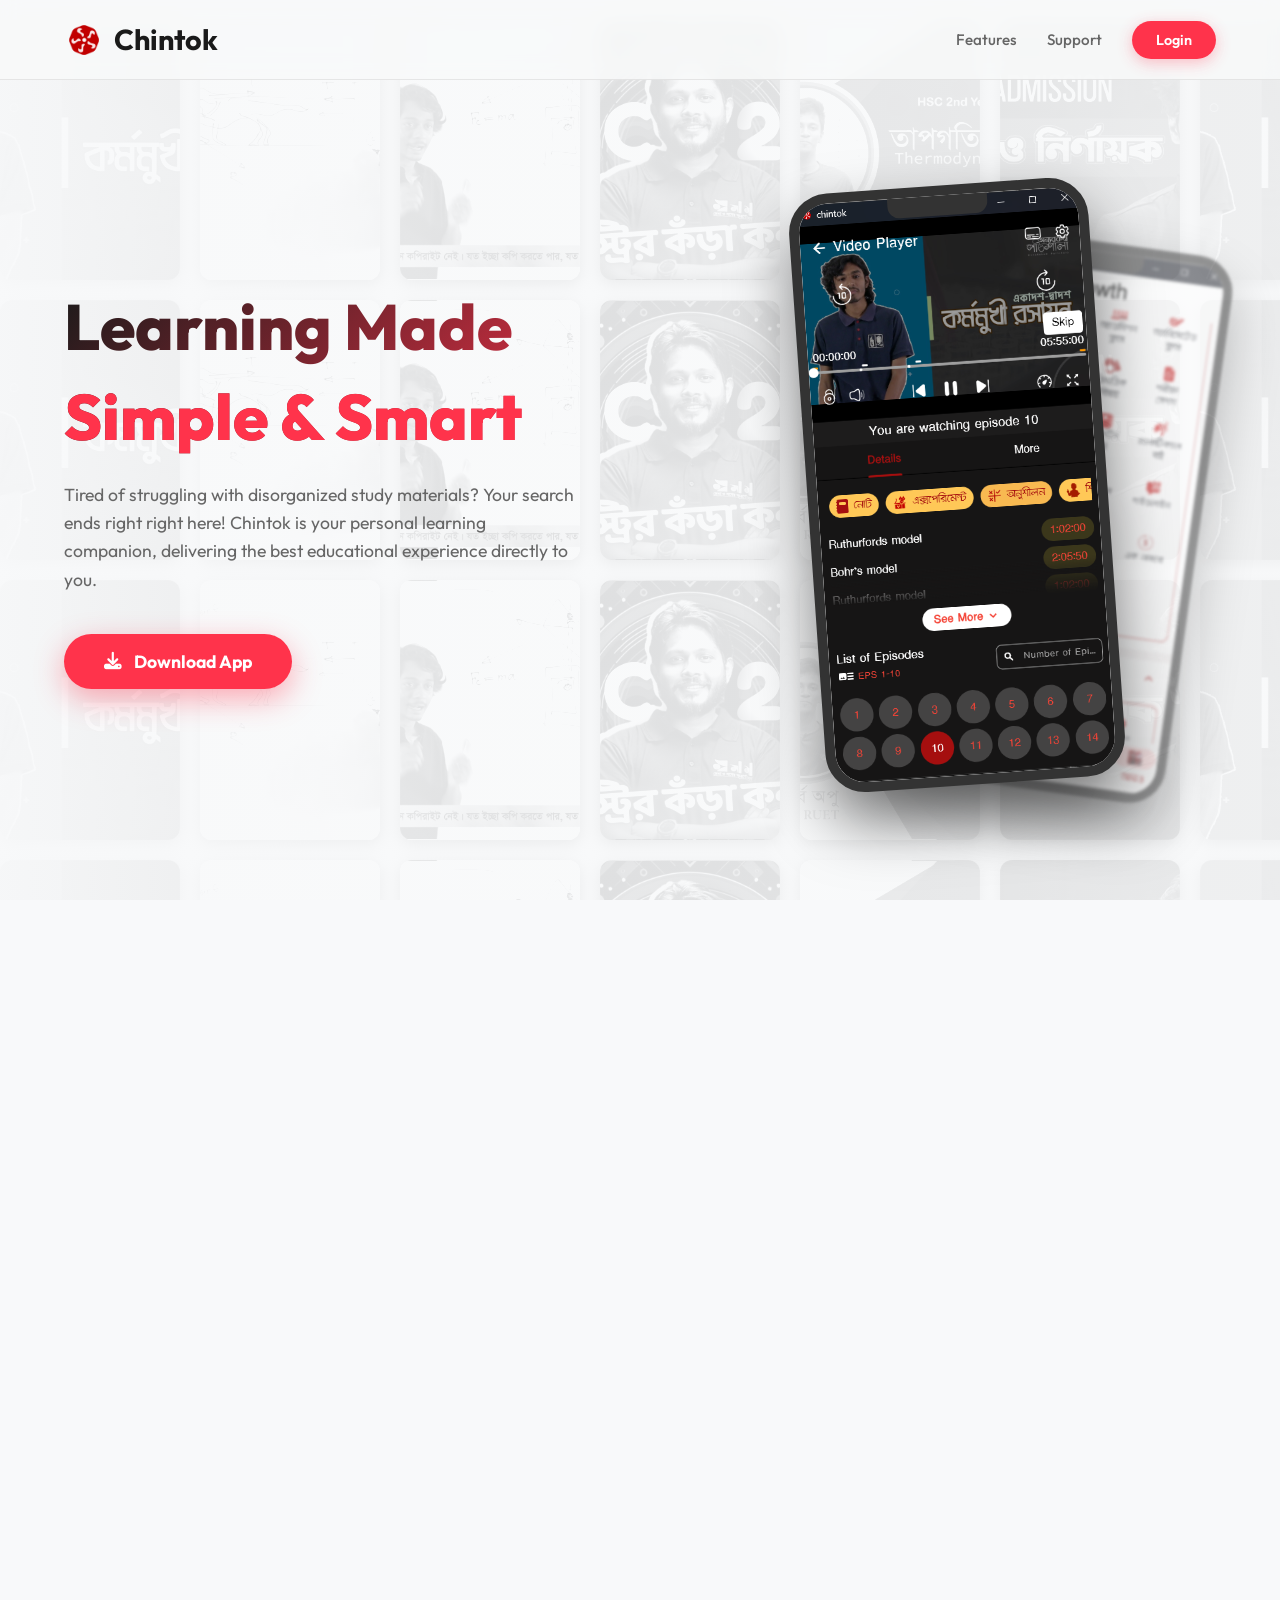
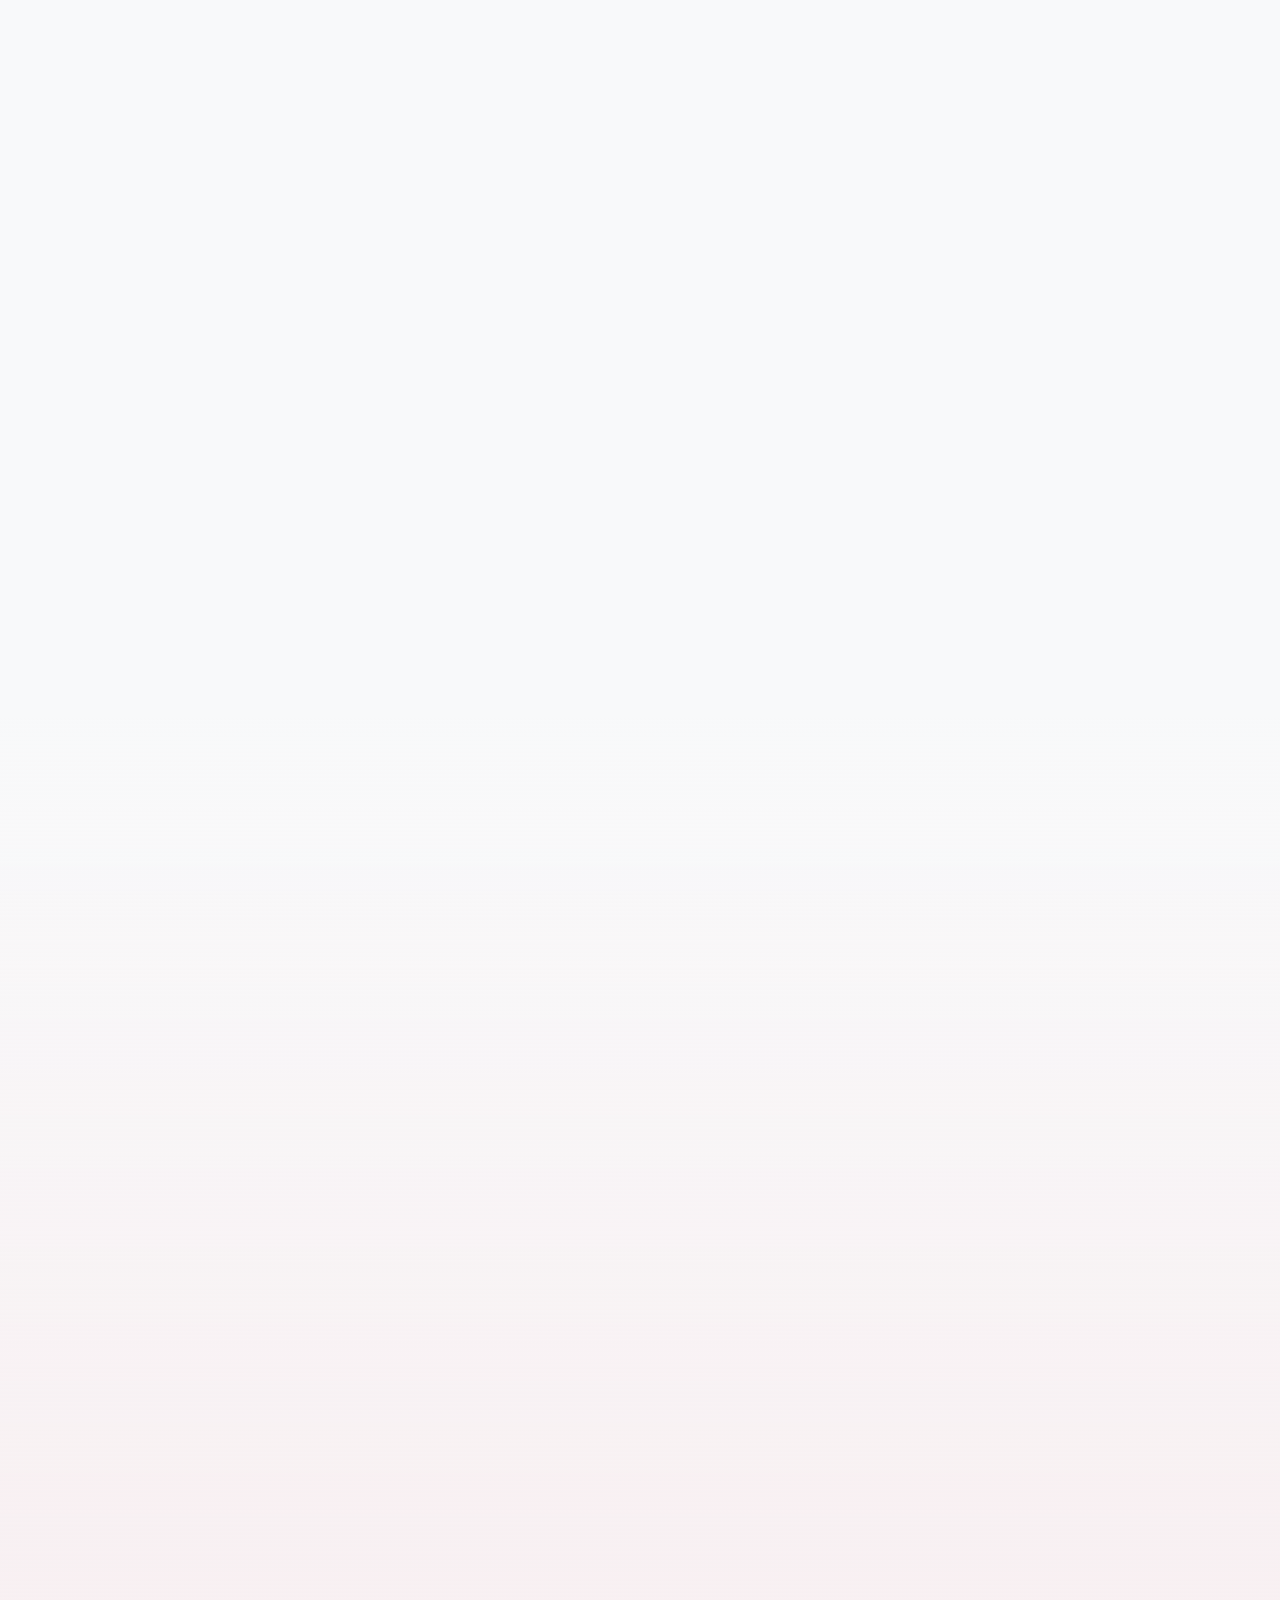
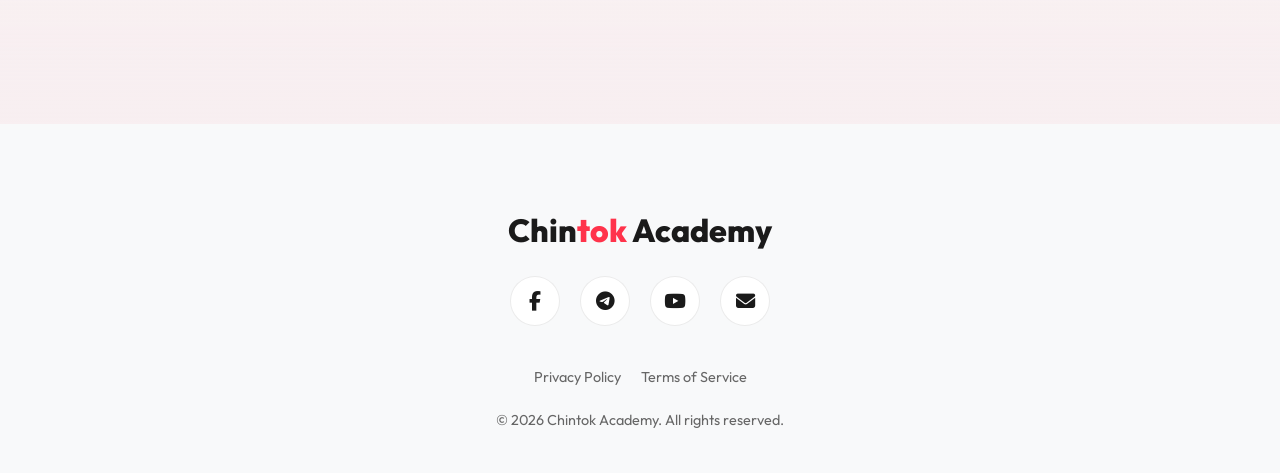
<file: index.html>
<!DOCTYPE html>
<html lang="en">
  <head>
    <meta charset="UTF-8" />
    <meta name="viewport" content="width=device-width, initial-scale=1.0" />
    <title>চিন্তক - সেরা শিক্ষার অ্যাপ</title>
    <meta
      name="description"
      content="Chintok is the ultimate learning companion. Download now for Android, Windows, Mac, Linux and Web."
    />
    
    <!-- Icons -->
    <link rel="icon" type="image/png" sizes="192x192" href="images/icons/Icon-192.png">
    <link rel="icon" type="image/png" sizes="512x512" href="images/icons/Icon-512.png">
    <link rel="apple-touch-icon" href="images/icons/Icon-192.png">
    
    <link rel="preconnect" href="https://fonts.googleapis.com" />
    <link rel="preconnect" href="https://fonts.gstatic.com" crossorigin />
    <link
      href="https://fonts.googleapis.com/css2?family=Outfit:wght@300;400;500;600;700&family=Tiro+Bangla&display=swap"
      rel="stylesheet"
    />
    <link
      href="https://cdnjs.cloudflare.com/ajax/libs/font-awesome/6.4.0/css/all.min.css"
      rel="stylesheet"
    />
    <!-- Core Styles -->
    <link rel="stylesheet" href="css/base.css" />
    <link rel="stylesheet" href="css/layout.css" />
    <link rel="stylesheet" href="css/components.css" />
    <link rel="stylesheet" href="css/home.css" />
    <link rel="stylesheet" href="css/responsive.css" />
  </head>
  <body class="dark-theme">
    <div class="bg-glow-container">
      <div class="glow-circle glow-circle-1"></div>
      <div class="glow-circle glow-circle-2"></div>
      <div class="glow-circle glow-circle-3"></div>
    </div>

    <header>
      <a href="#" class="logo">
        <img src="images/icons/Icon-192.png" alt="Chintok Logo">
        <span data-i18n="brand_name" class="brand-text">Chintok</span>
      </a>
      <nav>
        <ul class="nav-list">
          <li><a href="#features" data-i18n="nav_features">বৈশিষ্ট্য</a></li>
          <li><a href="#download" data-i18n="nav_support">সহায়তা</a></li>
          <li><a href="login.html" class="btn-nav" data-i18n="nav_login">লগইন</a></li>
        </ul>
      </nav>
    </header>

    <section class="hero">
      <div class="hero-mosaic" id="hero-mosaic">
        <!-- Will be populated by JS -->
      </div>
      <div class="hero-content reveal reveal-left">
        <h1 class="hero-title" data-i18n="hero_title">
          শিক্ষা এখন <br /><span>সহজ ও স্মার্ট</span>
        </h1>
        <p class="hero-desc" data-i18n="hero_desc">
            চিন্তক আপনার সেরা শেখার সঙ্গী। সহজ কোর্স, অগ্রগতি ট্র্যাকিং এবং ইন্টারঅ্যাক্টিভ লেসন যা আপনাকে যেকোনো বিষয়ে দক্ষ করে তুলবে।
        </p>
        <button
          class="btn-primary"
          onclick="document.getElementById('download').scrollIntoView({behavior: 'smooth'})"
          data-i18n="btn_download_hero"
        >
          <i class="fas fa-download"></i> অ্যাপ ডাউনলোড
        </button>
      </div>

      <div class="hero-visual">
        <div class="phone-mockup back">
          <div class="notch"></div>
          <div class="screen">
            <img src="images/hero_bg/Screenshot2.png" alt="App Screenshot Back">
          </div>
        </div>

        <div class="phone-mockup">
          <div class="notch"></div>
          <div class="screen">
            <img src="images/hero_bg/Screenshot1.png" alt="App Screenshot Front">
          </div>
        </div>
      </div>
    </section>

    <div class="stats-section reveal reveal-scale">
      <div class="stats-grid">
        <div class="stat-item">
          <span class="stat-number">100K+</span>
          <span class="stat-label">Students</span>
        </div>
        <div class="stat-item">
          <span class="stat-number">50+</span>
          <span class="stat-label">Courses</span>
        </div>
        <div class="stat-item">
          <span class="stat-number">4.9/5</span>
          <span class="stat-label">Rating</span>
        </div>
        <div class="stat-item">
          <span class="stat-number">24/7</span>
          <span class="stat-label">Support</span>
        </div>
      </div>
    </div>

    <section id="features" class="features">
      <div class="section-header reveal">
        <h2 class="section-title" data-i18n="why_chintok">কেন চিন্তক?</h2>
        <p class="section-subtitle" data-i18n="why_subtitle">
            সাফল্যের জন্য ডিজাইন করা বৈশিষ্ট্যগুলির সাথে শেখার এক নতুন অভিজ্ঞতা পান।
        </p>
      </div>

      <div class="features-grid">
        <div class="feature-card reveal reveal-scale reveal-delay-1">
          <div class="feature-icon">
            <i class="fas fa-video"></i>
          </div>
          <h3 data-i18n="feat_classes_title">Academic & Animated Classes</h3>
          <p data-i18n="feat_classes_desc">
            Learn from top educators through high-quality video lessons and engaging 3D animations.
          </p>
        </div>
        <div class="feature-card reveal reveal-scale reveal-delay-2">
          <div class="feature-icon">
            <i class="fas fa-book-open"></i>
          </div>
          <h3 data-i18n="feat_library_title">Digital Library</h3>
          <p data-i18n="feat_library_desc">
            Access all your textbooks, practice materials, and handwritten notes in one organized place.
          </p>
        </div>
        <div class="feature-card reveal reveal-scale reveal-delay-3">
          <div class="feature-icon">
            <i class="fas fa-flask"></i>
          </div>
          <h3 data-i18n="feat_pro_session_title">Live Experiments & Exams</h3>
          <p data-i18n="feat_pro_session_desc">
            Participate in live lab sessions and regular exam sessions to test your knowledge.
          </p>
        </div>
        <div class="feature-card reveal reveal-scale reveal-delay-1">
          <div class="feature-icon">
            <i class="fas fa-th-large"></i>
          </div>
          <h3 data-i18n="feat_dashboard_title">Personalized Dashboard</h3>
          <p data-i18n="feat_dashboard_desc">
            Track your courses, daily goals, and progress summary with a data-driven personal cockpit.
          </p>
        </div>
        <div class="feature-card reveal reveal-scale reveal-delay-2">
          <div class="feature-icon">
            <i class="fas fa-chart-line"></i>
          </div>
          <h3 data-i18n="feat_analytics_title">Smart Analytics</h3>
          <p data-i18n="feat_analytics_desc">
            Get deep insights into your practice consistency, difficulty levels, and areas needing revision.
          </p>
        </div>
        <div class="feature-card reveal reveal-scale reveal-delay-3">
          <div class="feature-icon">
            <i class="fas fa-lightbulb"></i>
          </div>
          <h3 data-i18n="feat_growth_title">Guidance & Growth</h3>
          <p data-i18n="feat_growth_desc">
            Receive expert tips, tricks, and guidelines to navigate your academic journey successfully.
          </p>
        </div>
      </div>
    </section>

    <section id="download" class="download">
      <div class="section-header reveal">
        <h2 class="section-title" data-i18n="get_app_title">অ্যাপটি ডাউনলোড করুন</h2>
        <p class="section-subtitle" data-i18n="get_app_subtitle">
            আপনার প্ল্যাটফর্মটি বেছে নিন এবং আজই আপনার শেখার যাত্রা শুরু করুন।
        </p>
      </div>

      <div class="download-grid">
        <!-- Android -->
        <div class="download-card reveal reveal-scale reveal-delay-1" id="card-android">
          <div class="rec-badge" data-i18n="rec_badge">প্রস্তাবিত</div>
          <i class="fab fa-android device-icon"></i>
          <h3 data-i18n="dev_android">অ্যান্ড্রয়েড</h3>
          <p data-i18n="dev_android_desc">অ্যান্ড্রয়েড ৮.০+ এর জন্য</p>
          <a href="coming-soon.html" class="btn-download" data-i18n="btn_download"
            ><i class="fas fa-download"></i> ডাউনলোড</a
          >
        </div>

        <!-- iOS -->
        <div class="download-card reveal reveal-scale reveal-delay-2" id="card-ios">
            <div class="rec-badge" data-i18n="rec_badge">প্রস্তাবিত</div>
            <i class="fab fa-app-store-ios device-icon"></i>
            <h3 data-i18n="dev_ios">আইওএস</h3>
            <p data-i18n="dev_ios_desc">আইফোন এবং আইপ্যাড</p>
            <a href="coming-soon.html" class="btn-download" data-i18n="btn_download"
              ><i class="fas fa-download"></i> ডাউনলোড</a
            >
        </div>
         <!-- Web -->
        <div class="download-card reveal reveal-scale reveal-delay-3" id="card-web">
          <div class="rec-badge" data-i18n="instant_badge">তাৎক্ষণিক প্রবেশ</div>
          <i class="fas fa-globe device-icon"></i>
          <h3 data-i18n="dev_web">ওয়েব অ্যাপ</h3>
          <p data-i18n="dev_web_desc">সরাসরি ব্রাউজারে ব্যবহার করুন</p>
          <a
            href="coming-soon.html"
            target="_blank"
            rel="noopener"
            class="btn-download"
            data-i18n="btn_open_app"
            ><i class="fas fa-external-link-alt"></i> অ্যাপ খুলুন</a
          >
        </div>

        <!-- Windows -->
        <div class="download-card reveal reveal-scale reveal-delay-1" id="card-windows">
          <div class="rec-badge" data-i18n="rec_badge">প্রস্তাবিত</div>
          <i class="fab fa-windows device-icon"></i>
          <h3 data-i18n="dev_windows">উইন্ডোজ</h3>
          <p data-i18n="dev_windows_desc">উইন্ডোজ ১০/১১ এর জন্য</p>
          <a href="coming-soon.html" class="btn-download" data-i18n="btn_download"
            ><i class="fas fa-download"></i> ডাউনলোড</a
          >
        </div>

        <!-- Mac -->
        <div class="download-card reveal reveal-scale reveal-delay-2" id="card-mac">
          <div class="rec-badge" data-i18n="rec_badge">প্রস্তাবিত</div>
          <i class="fab fa-apple device-icon"></i>
          <h3 data-i18n="dev_mac">ম্যাক</h3>
          <p data-i18n="dev_mac_desc">অ্যাপল সিলিকন এবং ইন্টেল</p>
          <a href="coming-soon.html" class="btn-download" data-i18n="btn_download"
            ><i class="fas fa-download"></i> ডাউনলোড</a
          >
        </div>

        <!-- Linux -->
        <div class="download-card reveal reveal-scale reveal-delay-3" id="card-linux">
          <div class="rec-badge" data-i18n="rec_badge">প্রস্তাবিত</div>
          <i class="fab fa-linux device-icon"></i>
          <h3 data-i18n="dev_linux">লিনাক্স</h3>
          <p data-i18n="dev_linux_desc">AppImage / DEB / RPM</p>
          <a href="coming-soon.html" class="btn-download" data-i18n="btn_download"
            ><i class="fas fa-download"></i> ডাউনলোড</a
          >
        </div>

        <!-- Android TV -->
        <div class="download-card reveal reveal-scale reveal-delay-1" id="card-tv">
            <div class="rec-badge" data-i18n="rec_badge">প্রস্তাবিত</div>
            <i class="fas fa-tv device-icon"></i>
            <h3 data-i18n="dev_tv">অ্যান্ড্রয়েড টিভি</h3>
            <p data-i18n="dev_tv_desc">স্মার্ট টিভির জন্য</p>
            <a href="coming-soon.html" class="btn-download" data-i18n="btn_download"
              ><i class="fas fa-download"></i> ডাউনলোড</a
            >
        </div>

      </div>
    </section>

    <footer>
      <div class="footer-logo" data-i18n="brand_footer">Chin<span>tok</span> Academy</div>

      <div class="social-links">
        <a 
          href="coming-soon.html"
          target="_blank"
          rel="noopener"
          class="social-btn"
          ><i class="fab fa-facebook-f"></i
        ></a>
        <a href="https://t.me/ChintokBD" target="_blank" rel="noopener" class="social-btn"
          ><i class="fab fa-telegram-plane"></i
        ></a>
        <a
          href="https://www.youtube.com/@chintokedu"
          target="_blank"
          rel="noopener"
          class="social-btn"
          ><i class="fab fa-youtube"></i
        ></a>
        <a href="mailto:chintokedu@gmail.com" class="social-btn"
          ><i class="fas fa-envelope"></i
        ></a>
      </div>

      <div class="footer-links">
        <a href="privacy.html" data-i18n="footer_privacy">Privacy Policy</a>
        <a href="terms.html" data-i18n="footer_terms">Terms of Service</a>
      </div>

      <p class="copyright" data-i18n="footer_rights">&copy; ২০২৬ চিন্তক একাডেমি। সর্বস্বত্ব সংরক্ষিত।</p>
    </footer>
    
    <!-- Floating Controls -->
    <div class="floating-controls">
        <button id="theme-toggle" class="theme-toggle" title="Toggle Theme">
            <i class="fas fa-moon"></i>
        </button>
        <button id="lang-toggle" class="lang-toggle">
            <i class="fas fa-language"></i> English
        </button>
    </div>

    <!-- Core Scripts -->
    <script src="js/translations.js"></script>
    <script src="js/theme.js"></script>
    <script src="js/i18n.js"></script>
    <script src="js/ui.js"></script>
    <script src="main.js"></script>
  </body>
</html>
</file>
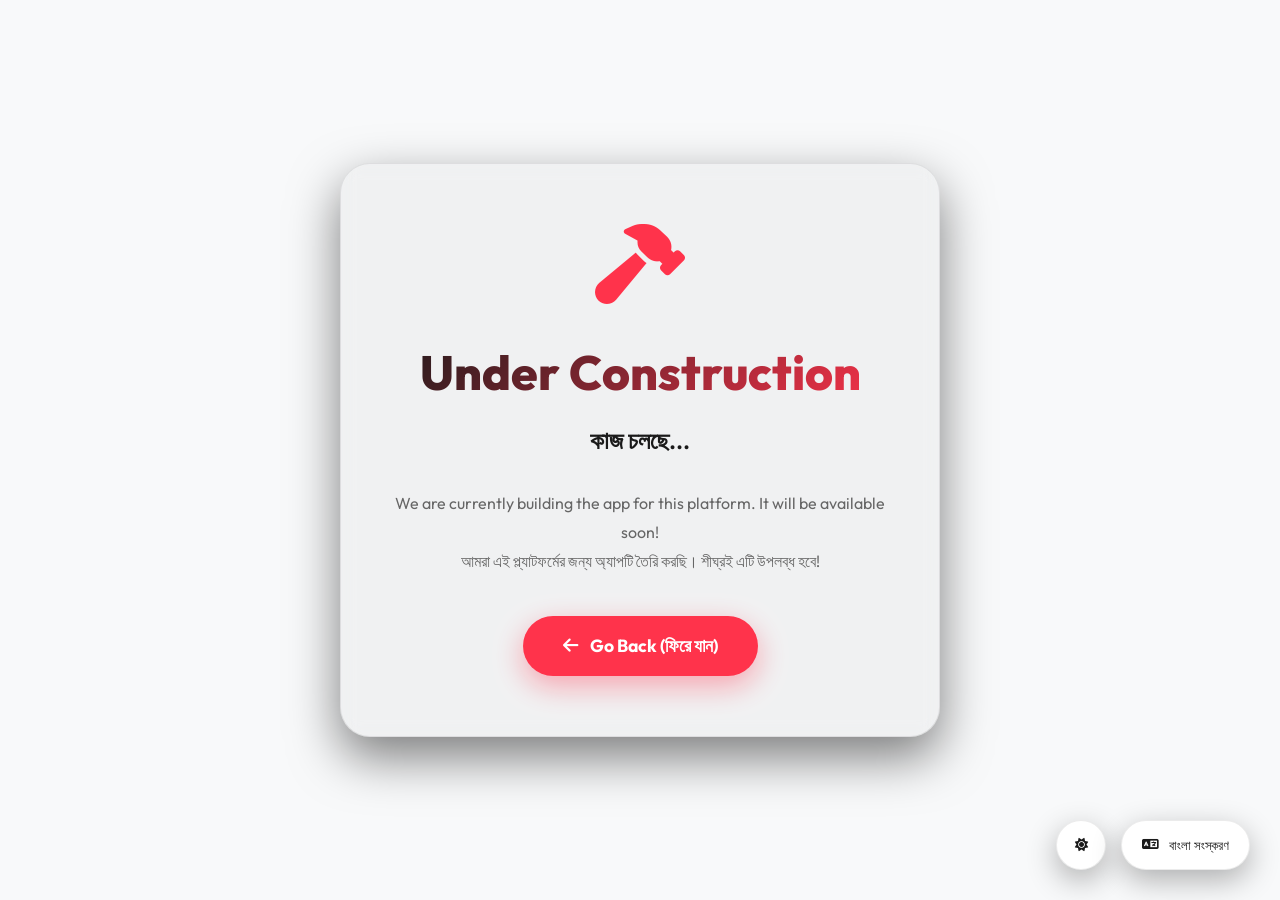
<file: coming-soon.html>
<!DOCTYPE html>
<html lang="en">
  <head>
    <meta charset="UTF-8" />
    <meta name="viewport" content="width=device-width, initial-scale=1.0" />
    <title>Chintok - Coming Soon</title>
    
    <!-- Icons -->
    <link rel="icon" type="image/png" sizes="192x192" href="images/icons/Icon-192.png">
    <link rel="icon" type="image/png" sizes="512x512" href="images/icons/Icon-512.png">
    <link rel="apple-touch-icon" href="images/icons/Icon-192.png">

    <link rel="preconnect" href="https://fonts.googleapis.com" />
    <link rel="preconnect" href="https://fonts.gstatic.com" crossorigin />
    <link
      href="https://fonts.googleapis.com/css2?family=Outfit:wght@300;400;500;600;700&family=Tiro+Bangla&display=swap"
      rel="stylesheet"
    />
    <link
      href="https://cdnjs.cloudflare.com/ajax/libs/font-awesome/6.4.0/css/all.min.css"
      rel="stylesheet"
    />
    <!-- Core Styles -->
    <link rel="stylesheet" href="css/base.css" />
    <link rel="stylesheet" href="css/layout.css" />
    <link rel="stylesheet" href="css/components.css" />
    <link rel="stylesheet" href="css/responsive.css" />
  </head>
  <body>
    <div class="coming-soon-container">
      <div class="glass-card">
        <i class="fas fa-hammer construction-icon"></i>
        <h1 class="coming-soon-title">Under Construction</h1>
        <h2 class="coming-soon-subtitle">কাজ চলছে...</h2>
        <p class="coming-soon-text">
          We are currently building the app for this platform. It will be available soon!
          <br>
          আমরা এই প্ল্যাটফর্মের জন্য অ্যাপটি তৈরি করছি। শীঘ্রই এটি উপলব্ধ হবে!
        </p>
        <a href="index.html" class="btn-primary">
          <i class="fas fa-arrow-left"></i> Go Back (ফিরে যান)
        </a>
      </div>
    </div>

    <!-- Floating Controls -->
    <div class="floating-controls">
        <button id="theme-toggle" class="theme-toggle" title="Toggle Theme">
            <i class="fas fa-moon"></i>
        </button>
        <button id="lang-toggle" class="lang-toggle">
            <i class="fas fa-language"></i> English
        </button>
    </div>

    <!-- Core Scripts -->
    <script src="js/translations.js"></script>
    <script src="js/theme.js"></script>
    <script src="js/i18n.js"></script>
    <script src="js/ui.js"></script>
    <script src="main.js"></script>
  </body>
</html>
</file>
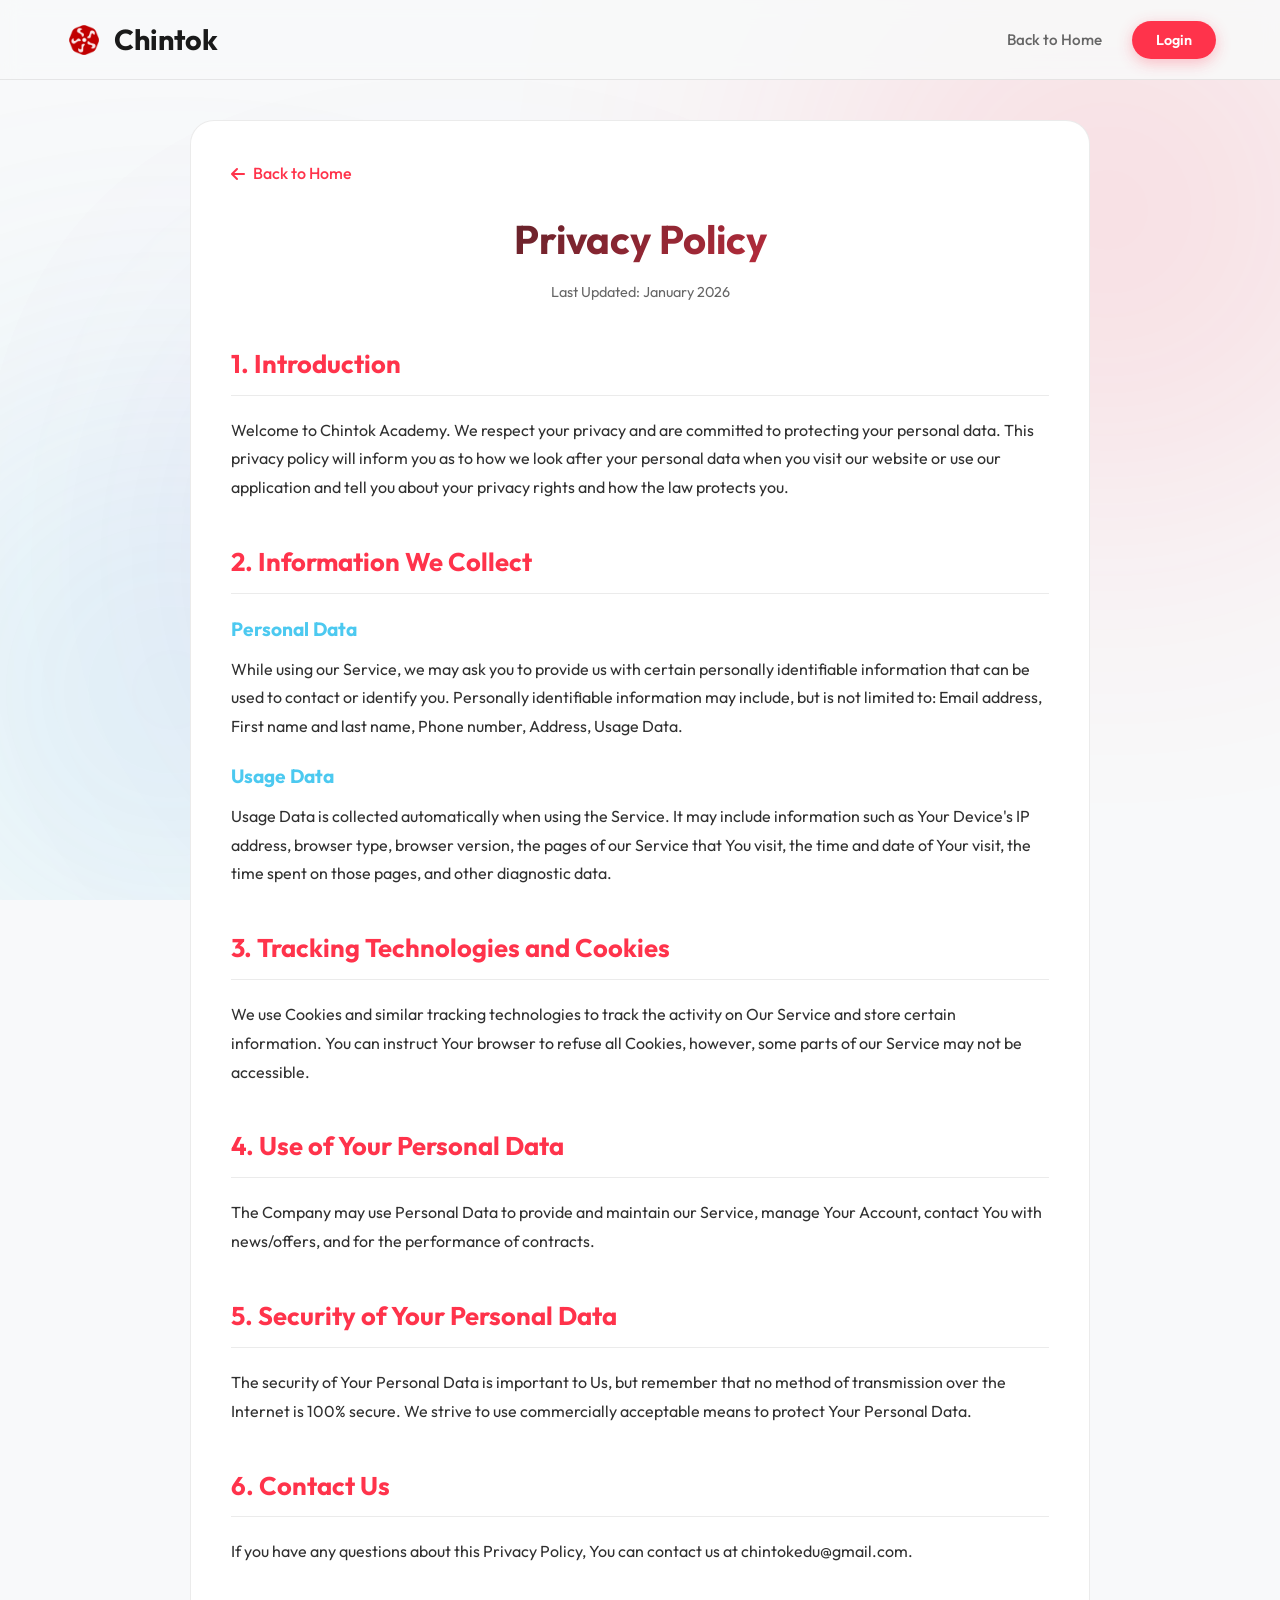
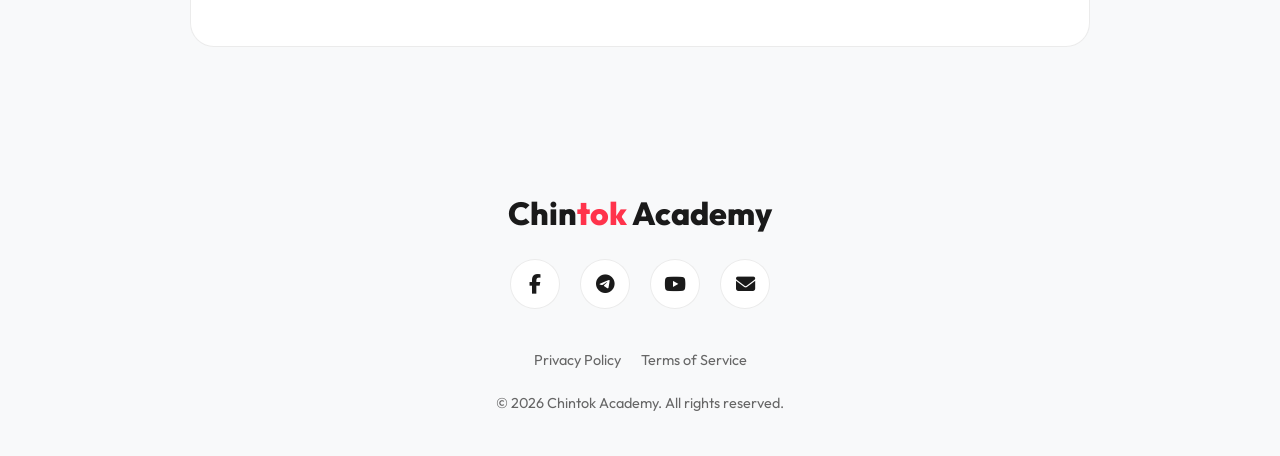
<file: privacy.html>
<!DOCTYPE html>
<html lang="en">
  <head>
    <meta charset="UTF-8" />
    <meta name="viewport" content="width=device-width, initial-scale=1.0" />
    <title data-i18n="privacy_title">Privacy Policy - Chintok</title>
    
    <!-- Icons -->
    <link rel="icon" type="image/png" sizes="192x192" href="images/icons/Icon-192.png">
    <link rel="icon" type="image/png" sizes="512x512" href="images/icons/Icon-512.png">
    
    <link rel="preconnect" href="https://fonts.googleapis.com" />
    <link rel="preconnect" href="https://fonts.gstatic.com" crossorigin />
    <link href="https://fonts.googleapis.com/css2?family=Outfit:wght@300;400;500;600;700&family=Tiro+Bangla&display=swap" rel="stylesheet" />
    <link href="https://cdnjs.cloudflare.com/ajax/libs/font-awesome/6.4.0/css/all.min.css" rel="stylesheet" />
    
    <link rel="stylesheet" href="css/base.css" />
    <link rel="stylesheet" href="css/layout.css" />
    <link rel="stylesheet" href="css/components.css" />
    <link rel="stylesheet" href="css/home.css" />
    <link rel="stylesheet" href="css/policies.css" />
    <link rel="stylesheet" href="css/responsive.css" />
  </head>
  <body class="dark-theme">
    <div class="bg-glow-container">
      <div class="glow-circle glow-circle-1"></div>
      <div class="glow-circle glow-circle-2"></div>
      <div class="glow-circle glow-circle-3"></div>
    </div>

    <header>
      <a href="index.html" class="logo">
        <img src="images/icons/Icon-192.png" alt="Chintok Logo">
        <span data-i18n="brand_name" class="brand-text">Chintok</span>
      </a>
      <nav>
        <ul class="nav-list">
          <li><a href="index.html" data-i18n="back_to_home">Back to Home</a></li>
          <li><a href="login.html" class="btn-nav" data-i18n="nav_login">Login</a></li>
        </ul>
      </nav>
    </header>

    <main class="container">
      <div class="policy-content reveal">
        <a href="index.html" class="back-link">
          <i class="fas fa-arrow-left"></i>
          <span data-i18n="back_to_home">Back to Home</span>
        </a>
        
        <div class="policy-header">
          <h1 data-i18n="privacy_title">Privacy Policy</h1>
          <p class="last-updated" data-i18n="policy_last_updated">Last Updated: January 2026</p>
        </div>

        <div id="policy-body" data-i18n="privacy_content">
          <!-- Translatable Content Loads Here -->
        </div>
      </div>
    </main>

    <footer>
      <div class="footer-logo" data-i18n="brand_footer">Chin<span>tok</span> Academy</div>
      <div class="social-links">
        <a href="#" class="social-btn"><i class="fab fa-facebook-f"></i></a>
        <a href="https://t.me/ChintokBD" target="_blank" rel="noopener" class="social-btn"><i class="fab fa-telegram-plane"></i></a>
        <a href="https://www.youtube.com/@chintokedu" target="_blank" rel="noopener" class="social-btn"><i class="fab fa-youtube"></i></a>
        <a href="mailto:chintokedu@gmail.com" class="social-btn"><i class="fas fa-envelope"></i></a>
      </div>
      <div class="footer-links">
        <a href="privacy.html" data-i18n="footer_privacy">Privacy Policy</a>
        <a href="terms.html" data-i18n="footer_terms">Terms of Service</a>
      </div>
      <p class="copyright" data-i18n="footer_rights">&copy; 2026 Chintok Academy. All rights reserved.</p>
    </footer>

    <!-- Floating Controls -->
    <div class="floating-controls">
        <button id="theme-toggle" class="theme-toggle" title="Toggle Theme">
            <i class="fas fa-moon"></i>
        </button>
        <button id="lang-toggle" class="lang-toggle">
            <i class="fas fa-language"></i> English
        </button>
    </div>

    <!-- Scripts -->
    <script src="js/translations.js"></script>
    <script src="js/theme.js"></script>
    <script src="js/i18n.js"></script>
    <script src="js/ui.js"></script>
    <script src="main.js"></script>
  </body>
</html>
</file>
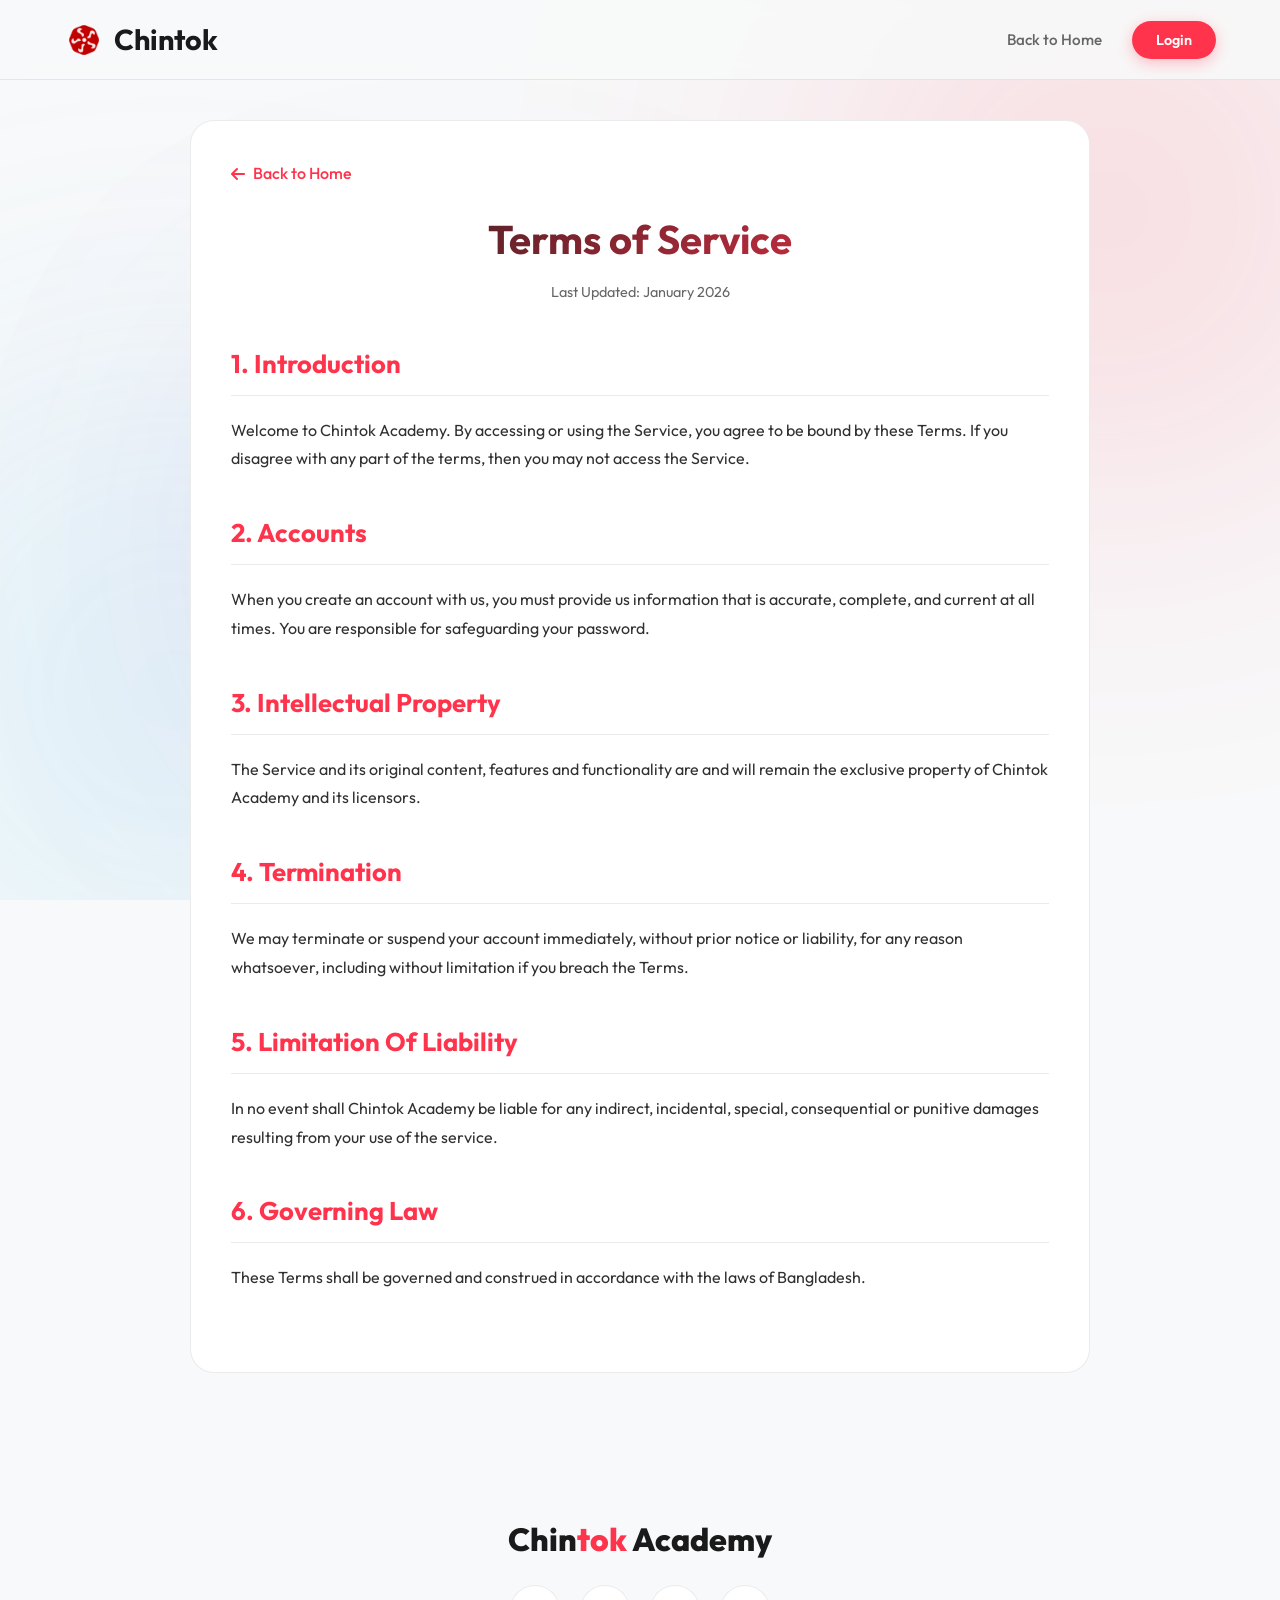
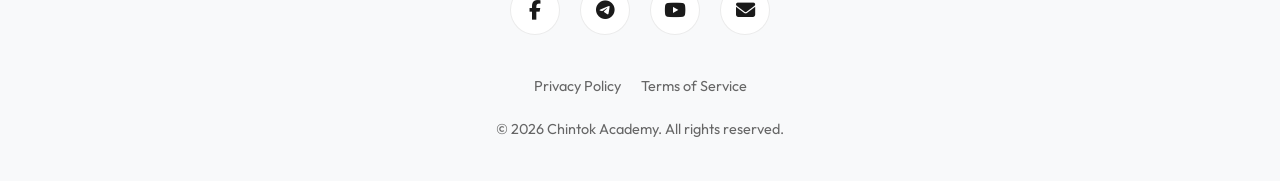
<file: terms.html>
<!DOCTYPE html>
<html lang="en">
  <head>
    <meta charset="UTF-8" />
    <meta name="viewport" content="width=device-width, initial-scale=1.0" />
    <title data-i18n="terms_title">Terms of Service - Chintok</title>
    
    <!-- Icons -->
    <link rel="icon" type="image/png" sizes="192x192" href="images/icons/Icon-192.png">
    <link rel="icon" type="image/png" sizes="512x512" href="images/icons/Icon-512.png">
    
    <link rel="preconnect" href="https://fonts.googleapis.com" />
    <link rel="preconnect" href="https://fonts.gstatic.com" crossorigin />
    <link href="https://fonts.googleapis.com/css2?family=Outfit:wght@300;400;500;600;700&family=Tiro+Bangla&display=swap" rel="stylesheet" />
    <link href="https://cdnjs.cloudflare.com/ajax/libs/font-awesome/6.4.0/css/all.min.css" rel="stylesheet" />
    
    <link rel="stylesheet" href="css/base.css" />
    <link rel="stylesheet" href="css/layout.css" />
    <link rel="stylesheet" href="css/components.css" />
    <link rel="stylesheet" href="css/home.css" />
    <link rel="stylesheet" href="css/policies.css" />
    <link rel="stylesheet" href="css/responsive.css" />
  </head>
  <body class="dark-theme">
    <div class="bg-glow-container">
      <div class="glow-circle glow-circle-1"></div>
      <div class="glow-circle glow-circle-2"></div>
      <div class="glow-circle glow-circle-3"></div>
    </div>

    <header>
      <a href="index.html" class="logo">
        <img src="images/icons/Icon-192.png" alt="Chintok Logo">
        <span data-i18n="brand_name" class="brand-text">Chintok</span>
      </a>
      <nav>
        <ul class="nav-list">
          <li><a href="index.html" data-i18n="back_to_home">Back to Home</a></li>
          <li><a href="login.html" class="btn-nav" data-i18n="nav_login">Login</a></li>
        </ul>
      </nav>
    </header>

    <main class="container">
      <div class="policy-content reveal">
        <a href="index.html" class="back-link">
          <i class="fas fa-arrow-left"></i>
          <span data-i18n="back_to_home">Back to Home</span>
        </a>
        
        <div class="policy-header">
          <h1 data-i18n="terms_title">Terms of Service</h1>
          <p class="last-updated" data-i18n="policy_last_updated">Last Updated: January 2026</p>
        </div>

        <div id="terms-body" data-i18n="terms_content">
          <!-- Translatable Content Loads Here -->
        </div>
      </div>
    </main>

    <footer>
      <div class="footer-logo" data-i18n="brand_footer">Chin<span>tok</span> Academy</div>
      <div class="social-links">
        <a href="#" class="social-btn"><i class="fab fa-facebook-f"></i></a>
        <a href="https://t.me/ChintokBD" target="_blank" rel="noopener" class="social-btn"><i class="fab fa-telegram-plane"></i></a>
        <a href="https://www.youtube.com/@chintokedu" target="_blank" rel="noopener" class="social-btn"><i class="fab fa-youtube"></i></a>
        <a href="mailto:chintokedu@gmail.com" class="social-btn"><i class="fas fa-envelope"></i></a>
      </div>
      <div class="footer-links">
        <a href="privacy.html" data-i18n="footer_privacy">Privacy Policy</a>
        <a href="terms.html" data-i18n="footer_terms">Terms of Service</a>
      </div>
      <p class="copyright" data-i18n="footer_rights">&copy; 2026 Chintok Academy. All rights reserved.</p>
    </footer>

    <!-- Floating Controls -->
    <div class="floating-controls">
        <button id="theme-toggle" class="theme-toggle" title="Toggle Theme">
            <i class="fas fa-moon"></i>
        </button>
        <button id="lang-toggle" class="lang-toggle">
            <i class="fas fa-language"></i> English
        </button>
    </div>

    <!-- Scripts -->
    <script src="js/translations.js"></script>
    <script src="js/theme.js"></script>
    <script src="js/i18n.js"></script>
    <script src="js/ui.js"></script>
    <script src="main.js"></script>
  </body>
</html>
</file>
<file: css/base.css>
:root {
  --bg-primary: #14151a;
  --bg-secondary: #1f2128;
  --bg-card: #23252e;
  --primary: #ff334b;
  --primary-hover: #d62238;
  --text-main: #ffffff;
  --text-muted: #a0a0a0;
  --nav-height: 80px;
  --transition: all 0.3s ease;
  --glass-bg: rgba(255, 255, 255, 0.05);
  --glass-border: rgba(255, 255, 255, 0.1);
  --header-bg: rgba(20, 21, 26, 0.85);
  --hero-overlay: linear-gradient(90deg, rgba(20, 21, 26, 0.95) 0%, rgba(20, 21, 26, 0.7) 40%, rgba(20, 21, 26, 0.8) 100%);
  --hero-title-gradient: linear-gradient(135deg, #ffffff 0%, #ff334b 100%);
  --section-title-gradient: linear-gradient(135deg, #ffffff 0%, #ff334b 50%, #ffffff 100%);
  --btn-secondary-bg: #1f2128;
  --btn-secondary-text: #ffffff;
}

[data-theme="light"] {
  --bg-primary: #f8f9fa;
  --bg-secondary: #ffffff;
  --bg-card: #ffffff;
  --text-main: #1a1a1a;
  --text-muted: #666666;
  --glass-bg: rgba(0, 0, 0, 0.03);
  --glass-border: rgba(0, 0, 0, 0.08);
  --header-bg: rgba(248, 249, 250, 0.85);
  --hero-overlay: linear-gradient(90deg, rgba(248, 249, 250, 0.95) 0%, rgba(248, 249, 250, 0.7) 40%, rgba(248, 249, 250, 0.8) 100%);
  --hero-title-gradient: linear-gradient(135deg, #1a1a1a 0%, #ff334b 100%);
  --section-title-gradient: linear-gradient(135deg, #1a1a1a 0%, #ff334b 50%, #1a1a1a 100%);
  --btn-secondary-bg: #eef0f2;
  --btn-secondary-text: #1a1a1a;
}

html {
  scroll-behavior: smooth;
}

* {
  margin: 0;
  padding: 0;
  box-sizing: border-box;
  outline: none;
}

body {
  font-family: "Outfit", sans-serif;
  background-color: var(--bg-primary);
  color: var(--text-main);
  overflow-x: hidden;
  line-height: 1.6;
}

body:lang(bn) {
  font-family: "Tiro Bangla", serif;
}

a {
  text-decoration: none;
  color: inherit;
}

ul {
  list-style: none;
}

button {
  cursor: pointer;
  border: none;
  font-family: inherit;
}

@keyframes swing {
  0%, 100% { transform: rotate(-10deg); }
  50% { transform: rotate(10deg); }
}

/* --- Scroll Reveal Base --- */
.reveal {
  opacity: 0;
  transform: translateY(20px);
  transition: opacity 0.8s cubic-bezier(0.4, 0, 0.2, 1), transform 0.8s cubic-bezier(0.4, 0, 0.2, 1);
  will-change: opacity, transform;
}

.reveal-left { transform: translateX(-30px); }
.reveal-right { transform: translateX(30px); }
.reveal-scale { transform: scale(0.95); }

.reveal.active {
  opacity: 1;
  transform: translate(0, 0) scale(1);
}

.reveal-delay-1 { transition-delay: 0.1s; }
.reveal-delay-2 { transition-delay: 0.2s; }
.reveal-delay-3 { transition-delay: 0.3s; }

/* --- Custom Scrollbar --- */
::-webkit-scrollbar {
  width: 10px;
}

::-webkit-scrollbar-track {
  background: var(--bg-primary);
}

::-webkit-scrollbar-thumb {
  background: var(--bg-secondary);
  border: 2px solid var(--bg-primary);
  border-radius: 10px;
}

::-webkit-scrollbar-thumb:hover {
  background: var(--primary);
}

::selection {
  background: var(--primary);
  color: white;
}

/* --- Background Glows --- */
.bg-glow-container {
  position: fixed;
  top: 0;
  left: 0;
  width: 100vw;
  height: 100vh;
  z-index: -10;
  pointer-events: none;
  overflow: hidden;
}

.glow-circle {
  position: absolute;
  width: 600px;
  height: 600px;
  border-radius: 50%;
  filter: blur(150px);
  opacity: 0.15;
  animation: floatGlow 20s infinite alternate ease-in-out;
}

.glow-circle-1 {
  top: -10%;
  right: -10%;
  background: var(--primary);
}

.glow-circle-2 {
  bottom: -10%;
  left: -10%;
  background: #4cc9f0;
  animation-delay: -5s;
}

.glow-circle-3 {
  top: 40%;
  left: 20%;
  background: #7209b7;
  width: 400px;
  height: 400px;
  animation-delay: -10s;
}

@keyframes floatGlow {
  0% { transform: translate(0, 0) scale(1); }
  100% { transform: translate(100px, 100px) scale(1.1); }
}
</file>
<file: css/layout.css>
/* --- Header --- */
header {
  position: fixed;
  top: 0;
  left: 0;
  width: 100%;
  height: var(--nav-height);
  display: flex;
  align-items: center;
  justify-content: space-between;
  padding: 0 5%;
  z-index: 1000;
  background: var(--header-bg);
  backdrop-filter: blur(10px);
  border-bottom: 1px solid var(--glass-border);
}

.logo {
  font-size: 1.8rem;
  font-weight: 700;
  color: var(--text-main);
  display: flex;
  align-items: center;
  gap: 10px;
}

.logo img {
  width: 40px;
  height: 40px;
  border-radius: 8px;
  object-fit: contain;
}

.brand-text {
  display: inline;
  font-weight: 700;
}

.nav-list {
  display: flex;
  align-items: center;
}

nav ul {
  display: flex;
  gap: 30px;
  align-items: center;
}

nav a {
  font-weight: 500;
  font-size: 0.95rem;
  color: var(--text-muted);
  transition: var(--transition);
}

nav a:hover,
nav a.active {
  color: var(--text-main);
}

/* --- Footer --- */
footer {
  padding: 80px 5% 40px;
  background: var(--bg-primary);
  border-top: 1px solid rgba(255, 255, 255, 0.05);
  text-align: center;
}

.footer-logo {
  font-size: 2rem;
  font-weight: 800;
  margin-bottom: 20px;
  color: var(--text-main);
  display: inline-block;
}

.footer-logo span {
  color: var(--primary);
}

.social-links {
  display: flex;
  justify-content: center;
  gap: 20px;
  margin-bottom: 40px;
}

.social-btn {
  width: 50px;
  height: 50px;
  border-radius: 50%;
  background: var(--bg-card);
  color: var(--text-main);
  display: flex;
  align-items: center;
  justify-content: center;
  font-size: 1.2rem;
  transition: var(--transition);
  border: 1px solid var(--glass-border);
}

.social-btn:hover {
  background: var(--primary);
  transform: scale(1.1);
  border-color: var(--primary);
}

.footer-links {
  margin-top: 20px;
  margin-bottom: 20px;
  display: flex;
  gap: 20px;
  justify-content: center;
}

.footer-links a {
  color: var(--text-muted);
  text-decoration: none;
  font-size: 0.9rem;
  transition: var(--transition);
}

.footer-links a:hover {
  color: var(--primary);
}

.copyright {
  color: var(--text-muted);
  font-size: 0.9rem;
}

/* --- Floating Controls --- */
.floating-controls {
  position: fixed;
  bottom: 30px;
  right: 30px;
  display: flex;
  gap: 15px;
  z-index: 9999;
  transition: opacity 0.5s ease, transform 0.5s ease, visibility 0.5s;
}

.floating-controls.hidden {
  opacity: 0;
  visibility: hidden;
  transform: translateY(20px);
  pointer-events: none;
}

/* --- Coming Soon --- */
.coming-soon-container {
  min-height: 100vh;
  display: flex;
  align-items: center;
  justify-content: center;
  background: var(--bg-primary);
  padding: 20px;
}
</file>
<file: css/components.css>
/* --- Buttons --- */
.btn-nav {
  background-color: var(--primary);
  color: white;
  padding: 10px 24px;
  border-radius: 30px;
  font-weight: 600;
  font-size: 0.9rem;
  transition: var(--transition);
  box-shadow: 0 4px 15px rgba(255, 51, 75, 0.3);
}

.btn-nav:hover {
  background-color: var(--primary-hover);
  transform: translateY(-2px);
  box-shadow: 0 6px 20px rgba(255, 51, 75, 0.4);
}

.btn-nav.outline {
  background-color: transparent;
  border: 1.5px solid var(--primary);
  color: var(--primary);
  box-shadow: none;
}

.btn-nav.outline:hover {
  background-color: var(--primary);
  color: white;
  box-shadow: 0 6px 20px rgba(255, 51, 75, 0.3);
}

.btn-nav.plain {
  background-color: transparent;
  color: var(--text-main);
  box-shadow: none;
}

.btn-nav.plain:hover {
  color: var(--primary);
  transform: translateY(-2px);
}

.btn-primary {
  display: inline-flex;
  align-items: center;
  gap: 12px;
  background-color: var(--primary);
  color: white;
  padding: 16px 40px;
  border-radius: 50px;
  font-weight: 700;
  font-size: 1.1rem;
  transition: var(--transition);
  box-shadow: 0 10px 30px rgba(255, 51, 75, 0.4);
  position: relative;
  overflow: hidden;
}

.btn-primary::before {
  content: '';
  position: absolute;
  top: 0;
  left: -100%;
  width: 100%;
  height: 100%;
  background: linear-gradient(
    90deg,
    transparent,
    rgba(255, 255, 255, 0.2),
    transparent
  );
  transition: 0.5s;
}

.btn-primary:hover::before {
  left: 100%;
}

.btn-primary:hover {
  background-color: var(--primary-hover);
  transform: translateY(-4px);
  box-shadow: 0 15px 40px rgba(255, 51, 75, 0.5);
}

.btn-download {
  display: flex;
  align-items: center;
  justify-content: center;
  gap: 10px;
  background: var(--btn-secondary-bg);
  color: var(--btn-secondary-text);
  padding: 14px 20px;
  border-radius: 12px;
  font-weight: 600;
  transition: var(--transition);
  width: 100%;
  border: 1px solid var(--glass-border);
}

.btn-download:hover {
  background: var(--primary);
  border-color: var(--primary);
  color: white;
}

/* --- Mockups --- */
.phone-mockup {
  width: 300px;
  height: 600px;
  background: var(--bg-secondary);
  border-radius: 40px;
  border: 10px solid #333;
  position: relative;
  box-shadow: 0 30px 60px rgba(0, 0, 0, 0.5);
  overflow: hidden;
  transform: rotate(-4deg);
  z-index: 2;
  animation: floatMain 6s ease-in-out infinite;
}

@keyframes floatMain {
  0%, 100% { transform: rotate(-4deg) translateY(0); }
  50% { transform: rotate(-4deg) translateY(-20px); }
}

.screen {
  width: 100%;
  height: 100%;
  background: #1a1a1a;
  position: relative;
  display: flex;
  flex-direction: column;
}

.screen img {
  width: 100%;
  height: 100%;
  object-fit: cover;
}

.phone-mockup.back {
  position: absolute;
  top: 50%;
  left: 50%;
  transform: translate(-15%, -45%) rotate(8deg) scale(0.92);
  z-index: 1;
  opacity: 0.5;
  filter: blur(2px);
  animation: floatBack 8s ease-in-out infinite;
}

@keyframes floatBack {
  0%, 100% { transform: translate(-15%, -45%) rotate(8deg) scale(0.92) translateY(0); }
  50% { transform: translate(-15%, -45%) rotate(8deg) scale(0.92) translateY(15px); }
}


.notch {
  position: absolute;
  top: 0;
  left: 50%;
  transform: translateX(-50%);
  width: 100px;
  height: 20px;
  background: #333;
  border-bottom-left-radius: 12px;
  border-bottom-right-radius: 12px;
  z-index: 10;
}

/* --- Cards --- */
.feature-card {
  background: var(--bg-card);
  padding: 40px;
  border-radius: 20px;
  transition: var(--transition);
  border: 1px solid var(--glass-border);
  display: flex;
  flex-direction: column;
  align-items: flex-start;
  gap: 20px;
}

.feature-card:hover {
  transform: translateY(-10px) scale(1.02);
  background: var(--bg-secondary);
  border-color: rgba(255, 51, 75, 0.4);
  box-shadow: 0 15px 35px rgba(255, 51, 75, 0.1);
}

.feature-icon {
  width: 60px;
  height: 60px;
  border-radius: 15px;
  background: rgba(255, 51, 75, 0.1);
  color: var(--primary);
  display: flex;
  align-items: center;
  justify-content: center;
  font-size: 1.5rem;
  margin-bottom: 10px;
}

.download-card {
  background: var(--bg-card);
  padding: 40px 30px;
  border-radius: 24px;
  text-align: center;
  flex: 1;
  min-width: 260px;
  max-width: 300px;
  border: 1px solid var(--glass-border);
  transition: var(--transition);
  position: relative;
  overflow: hidden;
  display: flex;
  flex-direction: column;
  justify-content: space-between;
}

.download-card.recommended {
  border: 2px solid var(--primary);
  background: rgba(255, 51, 75, 0.05);
  transform: scale(1.05);
}

.rec-badge {
  position: absolute;
  top: 15px;
  right: 15px;
  background: var(--primary);
  color: white;
  font-size: 0.7rem;
  padding: 4px 8px;
  border-radius: 8px;
  font-weight: 700;
  display: none;
}

.download-card.recommended .rec-badge {
  display: block;
}

.device-icon {
  font-size: 4rem;
  color: var(--text-muted);
  margin-bottom: 30px;
  transition: var(--transition);
}

.download-card:hover .device-icon,
.download-card.recommended .device-icon {
  color: var(--primary);
}

/* --- UI Controls --- */
.theme-toggle, .lang-toggle {
  background: var(--bg-card);
  border: 1px solid var(--glass-border);
  padding: 10px 20px;
  border-radius: 50px;
  color: var(--text-main);
  display: flex;
  align-items: center;
  gap: 10px;
  cursor: pointer;
  box-shadow: 0 10px 30px rgba(0, 0, 0, 0.3);
  transition: var(--transition);
  font-weight: 500;
}

.theme-toggle {
  width: 50px;
  height: 50px;
  padding: 0;
  justify-content: center;
}

.theme-toggle:hover, .lang-toggle:hover {
  background: var(--primary);
  border-color: var(--primary);
  color: white;
  transform: translateY(-5px);
}

/* --- Glass Components --- */
.glass-card {
  background: var(--glass-bg);
  backdrop-filter: blur(10px);
  padding: 60px 40px;
  border-radius: 30px;
  text-align: center;
  border: 1px solid var(--glass-border);
  max-width: 600px;
  width: 100%;
  box-shadow: 0 20px 50px rgba(0, 0, 0, 0.5);
}

.construction-icon {
  font-size: 5rem;
  color: var(--primary);
  margin-bottom: 30px;
  animation: swing 2s infinite ease-in-out;
}

.coming-soon-title {
  font-size: 3rem;
  font-weight: 800;
  margin-bottom: 10px;
  background: var(--hero-title-gradient);
  -webkit-background-clip: text;
  background-clip: text;
  -webkit-text-fill-color: transparent;
}

.coming-soon-subtitle {
  font-size: 1.5rem;
  font-weight: 600;
  color: var(--text-main);
  margin-bottom: 30px;
}

.coming-soon-text {
  color: var(--text-muted);
  max-width: 500px;
  margin: 0 auto 40px;
  line-height: 1.8;
}
</file>
<file: css/home.css>
/* --- Hero Section --- */
.hero {
  min-height: 100vh;
  display: flex;
  align-items: center;
  justify-content: space-between;
  padding: 120px 5% 50px;
  position: relative;
  overflow: hidden;
  background-color: var(--bg-primary);
  z-index: 1;
}

.hero-mosaic {
  position: absolute;
  top: 0;
  left: 0;
  width: 100%;
  height: 100%;
  z-index: -2;
  display: flex;
  flex-direction: column;
  gap: 20px;
  padding: 20px 0;
  opacity: 0.35;
  pointer-events: none;
  overflow: hidden;
}

.mosaic-row {
  display: flex;
  gap: 20px;
  width: max-content;
}

.mosaic-row.forward {
  animation: scrollForward 80s linear infinite;
}

.mosaic-row.backward {
  animation: scrollBackward 80s linear infinite;
}

@keyframes scrollForward {
  0% { transform: translateX(0); }
  100% { transform: translateX(calc(-50% - 10px)); }
}

@keyframes scrollBackward {
  0% { transform: translateX(calc(-50% - 10px)); }
  100% { transform: translateX(0); }
}

.mosaic-item {
  width: 180px;
  height: 260px;
  border-radius: 12px;
  background-size: cover;
  background-position: center;
  flex-shrink: 0;
  box-shadow: 0 4px 15px rgba(0,0,0,0.5);
  border: 1px solid rgba(255,255,255,0.05);
  filter: grayscale(1) brightness(1.2);
}

.hero::after {
  content: "";
  position: absolute;
  top: 0;
  left: 0;
  width: 100%;
  height: 100%;
  background: var(--hero-overlay);
  z-index: -1;
}

.hero-content {
  max-width: 50%;
  z-index: 10;
  animation: slideUp 1s ease-out;
}

@keyframes slideUp {
  from { opacity: 0; transform: translateY(30px); }
  to { opacity: 1; transform: translateY(0); }
}

.hero-title {
  font-size: 4rem;
  font-weight: 800;
  line-height: 1.4;
  margin-bottom: 20px;
  background: var(--hero-title-gradient);
  -webkit-background-clip: text;
  background-clip: text;
  -webkit-text-fill-color: transparent;
}

.hero-title span {
  color: var(--primary);
  -webkit-text-fill-color: var(--primary);
}

.hero-desc {
  font-size: 1.1rem;
  color: var(--text-muted);
  margin-bottom: 40px;
  max-width: 90%;
  animation: slideUp 1s ease-out 0.2s backwards;
}

.hero-visual {
  position: relative;
  width: 45%;
  height: 650px;
  display: flex;
  justify-content: center;
  align-items: center;
  animation: slideUp 1s ease-out 0.4s backwards;
}

/* --- Stats Section --- */
.stats-section {
  padding: 60px 5%;
  background: var(--bg-primary);
  position: relative;
  z-index: 5;
}

.stats-grid {
  display: grid;
  grid-template-columns: repeat(4, 1fr);
  gap: 30px;
  background: var(--bg-card);
  padding: 40px;
  border-radius: 30px;
  border: 1px solid var(--glass-border);
  backdrop-filter: blur(20px);
  text-align: center;
  box-shadow: 0 20px 40px rgba(0, 0, 0, 0.2);
}

.stat-item {
  display: flex;
  flex-direction: column;
  gap: 10px;
}

.stat-number {
  font-size: 2.5rem;
  font-weight: 800;
  color: var(--primary);
  background: var(--hero-title-gradient);
  -webkit-background-clip: text;
  background-clip: text;
  -webkit-text-fill-color: transparent;
}

.stat-label {
  font-size: 0.9rem;
  color: var(--text-muted);
  text-transform: uppercase;
  letter-spacing: 2px;
  font-weight: 600;
}

/* --- Features Section --- */
.features {
  padding: 100px 5%;
  background: var(--bg-primary);
}

.section-header {
  text-align: center;
  margin-bottom: 80px;
}

.section-title {
  font-size: 2.5rem;
  font-weight: 700;
  margin-bottom: 15px;
  background: var(--section-title-gradient);
  -webkit-background-clip: text;
  background-clip: text;
  -webkit-text-fill-color: transparent;
}

.section-subtitle {
  font-size: 1rem;
  color: var(--text-muted);
  max-width: 600px;
  margin: 0 auto;
}

.features-grid {
  display: grid;
  grid-template-columns: repeat(auto-fit, minmax(260px, 1fr));
  gap: 30px;
}

/* --- Download Section --- */
.download {
  padding: 100px 5%;
  background: linear-gradient(
    180deg,
    var(--bg-primary) 0%,
    rgba(255, 51, 75, 0.05) 100%
  );
}

.download-grid {
  display: flex;
  justify-content: center;
  align-items: stretch;
  gap: 20px;
  margin-top: 60px;
  flex-wrap: wrap;
}
</file>
<file: css/responsive.css>
/* --- Responsive styles --- */

@media (max-width: 1024px) {
  .hero-title {
    font-size: 3.5rem;
  }
}

@media (max-width: 968px) {
  .hero {
    flex-direction: column;
    padding-top: 150px;
    padding-bottom: 50px;
    text-align: center;
  }

  .hero-content {
    max-width: 100%;
    margin-bottom: 60px;
  }

  .hero-title {
    font-size: 3rem;
  }

  .hero-desc {
    margin-left: auto;
    margin-right: auto;
  }

  .hero-visual {
    width: 100%;
    height: auto;
    min-height: 650px;
    overflow: visible;
  }

  .phone-mockup {
    width: 300px;
    height: 600px;
    transform: rotate(-4deg);
    margin: 0;
    z-index: 2;
    position: relative;
  }

  .phone-mockup.back {
    display: block;
    position: absolute;
    top: 50%;
    left: 50%;
    transform: translate(-15%, -45%) rotate(8deg) scale(0.92);
    z-index: 1;
    opacity: 0.5;
    filter: blur(2px);
  }
}

@media (max-width: 768px) {
  :root {
    --nav-height: 70px;
  }

  .section-title {
    font-size: 2rem;
  }

  .hero-title {
    font-size: 2.5rem;
  }

  .features-grid {
    gap: 20px;
  }

  .feature-card {
    padding: 30px;
  }

  /* Coming Soon Responsive */
  .coming-soon-title {
    font-size: 2.2rem;
  }
  .coming-soon-subtitle {
    font-size: 1.2rem;
  }
  .glass-card {
    padding: 40px 20px;
    margin: 0 15px;
  }
  .construction-icon {
    font-size: 4rem;
  }

  /* Stats Section Responsive */
  .stats-grid {
    grid-template-columns: repeat(2, 1fr);
    gap: 20px;
    padding: 30px 20px;
  }

  .stat-number {
    font-size: 2rem;
  }
}

@media (max-width: 600px) {
  header {
    flex-direction: column;
    height: auto;
    padding: 15px;
    background: var(--header-bg);
  }

  .logo {
    margin-bottom: 15px;
  }

  nav ul {
    gap: 15px;
    flex-wrap: wrap;
    justify-content: center;
  }

  .hero {
    padding-top: 140px;
    padding-bottom: 40px;
  }

  .hero-title {
    font-size: 2.2rem;
  }

  .hero-visual {
    width: 100%;
    min-height: 550px;
    display: flex;
    justify-content: center;
    align-items: center;
    position: relative;
    margin-top: 30px;
  }

  .phone-mockup {
    width: 240px;
    height: 480px;
    border-radius: 30px;
    border-width: 8px;
    transform: rotate(-4deg);
    z-index: 2;
    position: relative;
    margin: 0;
  }

  .phone-mockup.back {
    display: block;
    position: absolute;
    top: 50%;
    left: 50%;
    transform: translate(-15%, -45%) rotate(8deg) scale(0.92);
    z-index: 1;
    opacity: 0.5;
    filter: blur(1px);
  }

  .download-grid {
    gap: 20px;
  }
  
  .lang-toggle {
    bottom: 20px;
    right: 20px;
    padding: 8px 16px;
    font-size: 0.9rem;
  }

  /* Coming Soon Small Mobile */
  .coming-soon-title {
    font-size: 1.8rem;
  }
  .coming-soon-subtitle {
    font-size: 1rem;
    margin-bottom: 20px;
  }
  .coming-soon-text {
    font-size: 0.9rem;
  }
  .construction-icon {
    font-size: 3rem;
    margin-bottom: 20px;
  }
}

@media (max-width: 380px) {
  .phone-mockup {
    width: 190px;
    height: 380px;
  }
  
  .hero-visual {
    min-height: 420px;
  }

  .hero-title {
    font-size: 1.8rem;
  }
}

@media (max-width: 480px) {
  .stats-grid {
    grid-template-columns: 1fr;
  }
}
</file>
<file: css/policies.css>
.policy-content {
  max-width: 900px;
  margin: 120px auto 60px;
  padding: 40px;
  background: var(--bg-card);
  backdrop-filter: blur(10px);
  border: 1px solid var(--glass-border);
  border-radius: 24px;
}

.policy-header {
  margin-bottom: 40px;
  text-align: center;
}

.policy-header h1 {
  font-size: 2.5rem;
  margin-bottom: 10px;
  background: var(--hero-title-gradient);
  -webkit-background-clip: text;
  background-clip: text;
  -webkit-text-fill-color: transparent;
}

.last-updated {
  color: var(--text-muted);
  font-size: 0.9rem;
}

.policy-section {
  margin-bottom: 40px;
}

.policy-section h2 {
  font-size: 1.6rem;
  margin-bottom: 20px;
  color: var(--primary);
  border-bottom: 1px solid var(--glass-border);
  padding-bottom: 10px;
}

.policy-section h3 {
  font-size: 1.2rem;
  margin: 20px 0 10px;
  color: #4cc9f0;
}

.policy-section p {
  line-height: 1.8;
  color: var(--text-main);
  margin-bottom: 15px;
  opacity: 0.9;
}

.policy-section ul {
  margin-left: 20px;
  margin-bottom: 15px;
}

.policy-section li {
  margin-bottom: 12px;
  color: var(--text-main);
  line-height: 1.6;
  opacity: 0.85;
  position: relative;
  list-style: disc;
}

.back-link {
  display: inline-flex;
  align-items: center;
  gap: 8px;
  color: var(--primary);
  text-decoration: none;
  margin-bottom: 20px;
  font-weight: 500;
  transition: var(--transition);
}

.back-link:hover {
  transform: translateX(-5px);
  color: var(--primary-hover);
}

@media (max-width: 768px) {
  .policy-content {
    margin: 100px 20px 40px;
    padding: 25px;
  }
  
  .policy-header h1 {
    font-size: 2rem;
  }
}
</file>
